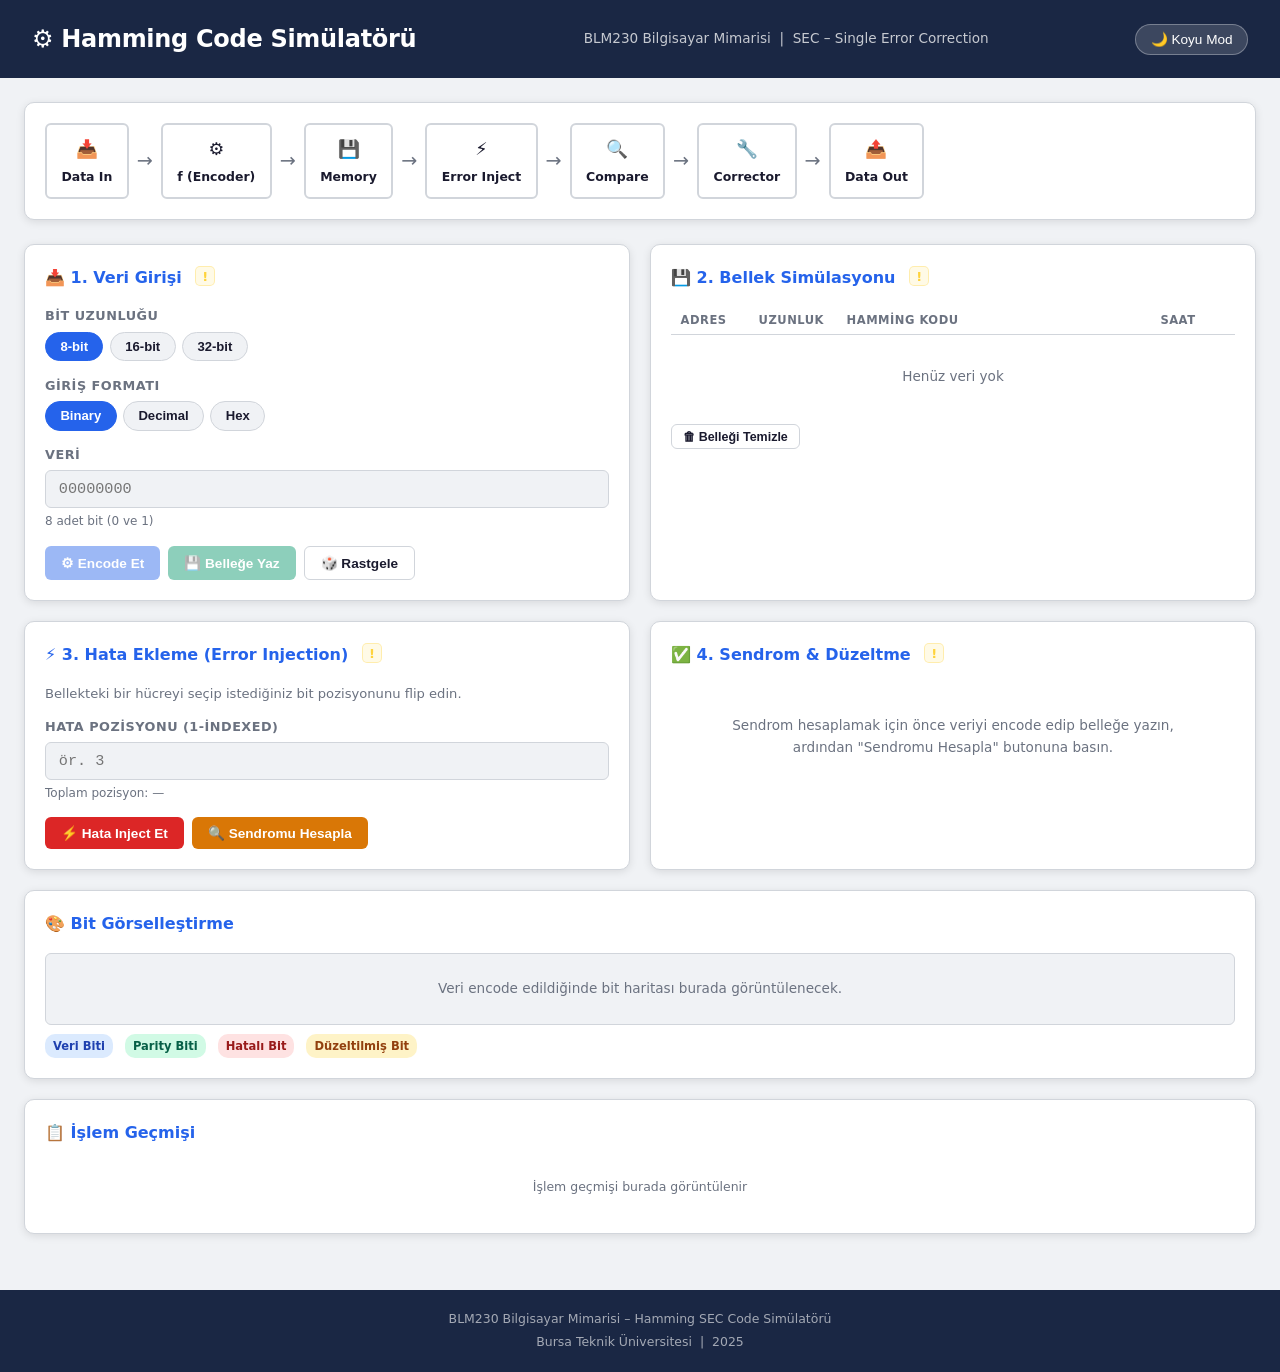
<file: index.html>
<!DOCTYPE html>
<html lang="tr" data-theme="light">
<head>
    <meta charset="UTF-8">
    <meta name="viewport" content="width=device-width, initial-scale=1.0">
    <title>Hamming Code Simülatörü – BLM230</title>
    <link rel="stylesheet" href="css/styles.css">
</head>
<body>

<!-- ══════════════════════════════ Header ══════════════════════════════ -->
<header>
    <div class="header-content">
        <h1>⚙ Hamming Code Simülatörü</h1>
        <p>BLM230 Bilgisayar Mimarisi &nbsp;|&nbsp; SEC – Single Error Correction</p>
        <button id="darkModeToggle">🌙 Koyu Mod</button>
    </div>
</header>

<!-- ══════════════════════════════ Main ══════════════════════════════ -->
<main class="container">

    <!-- ── Process Flow Diyagramı ── -->
    <section class="card process-flow" aria-label="Süreç akışı">
        <div class="flow-step" id="flow-input">
            <span class="flow-icon">📥</span>Data In
        </div>
        <div class="flow-arrow">→</div>
        <div class="flow-step" id="flow-encoder">
            <span class="flow-icon">⚙</span>f (Encoder)
        </div>
        <div class="flow-arrow">→</div>
        <div class="flow-step" id="flow-memory">
            <span class="flow-icon">💾</span>Memory
        </div>
        <div class="flow-arrow">→</div>
        <div class="flow-step" id="flow-error">
            <span class="flow-icon">⚡</span>Error Inject
        </div>
        <div class="flow-arrow">→</div>
        <div class="flow-step" id="flow-compare">
            <span class="flow-icon">🔍</span>Compare
        </div>
        <div class="flow-arrow">→</div>
        <div class="flow-step" id="flow-corrector">
            <span class="flow-icon">🔧</span>Corrector
        </div>
        <div class="flow-arrow">→</div>
        <div class="flow-step" id="flow-output">
            <span class="flow-icon">📤</span>Data Out
        </div>
    </section>

    <!-- ══ Ana 2-Sütun Grid ══ -->
    <div class="main-grid">

        <!-- ────────────────── 1. Veri Girişi ────────────────── -->
        <section class="card" id="input-section">
            <h2>📥 1. Veri Girişi <button type="button" class="kl-bang kl-help" data-help="veri" aria-label="Bu kısmı kod üzerinden açıkla">!</button></h2>

            <!-- Bit uzunluğu -->
            <div class="input-group">
                <label>Bit Uzunluğu</label>
                <div class="bit-selector">
                    <button class="bit-btn active" data-bits="8">8-bit</button>
                    <button class="bit-btn"        data-bits="16">16-bit</button>
                    <button class="bit-btn"        data-bits="32">32-bit</button>
                </div>
            </div>

            <!-- Format -->
            <div class="input-group">
                <label>Giriş Formatı</label>
                <div class="format-selector">
                    <button class="fmt-btn active" data-fmt="binary">Binary</button>
                    <button class="fmt-btn"        data-fmt="decimal">Decimal</button>
                    <button class="fmt-btn"        data-fmt="hex">Hex</button>
                </div>
            </div>

            <!-- Veri -->
            <div class="input-group">
                <label for="dataInput">Veri</label>
                <input type="text" id="dataInput" placeholder="00000000"
                       maxlength="32" autocomplete="off" spellcheck="false">
                <span id="inputHint" class="hint">8 adet bit (0 ve 1)</span>
            </div>

            <!-- Butonlar -->
            <div class="button-group">
                <button id="encodeBtn"  class="btn btn-primary"   disabled>⚙ Encode Et</button>
                <button id="writeMemBtn" class="btn btn-secondary" disabled>💾 Belleğe Yaz</button>
                <button id="randomBtn"  class="btn btn-outline">🎲 Rastgele</button>
            </div>

            <!-- Encoding Sonucu -->
            <div id="encodeResult" class="result-box hidden">
                <h3>Encoding Sonucu</h3>
                <div class="info-row">
                    <span>Veri uzunluğu (M)</span>
                    <span id="dataLenDisplay">—</span>
                </div>
                <div class="info-row">
                    <span>Parity bit sayısı (K) <button type="button" class="kl-bang kl-help" data-help="parity-sec" aria-label="Parity bitleri nasıl seçilir">!</button></span>
                    <span id="parityCountDisplay">—</span>
                </div>
                <div class="info-row">
                    <span>Toplam uzunluk (M+K)</span>
                    <span id="totalLenDisplay">—</span>
                </div>
                <div class="bit-display" id="encodedBitDisplay"></div>
                <div class="legend">
                    <span class="legend-item data-bit">Veri Biti</span>
                    <span class="legend-item parity-bit">Parity Biti</span>
                    <button type="button" class="kl-bang kl-help" data-help="parity-deger" aria-label="Parity bitinin değeri nasıl hesaplanır">!</button>
                </div>
            </div>
        </section>

        <!-- ────────────────── 2. Bellek ────────────────── -->
        <section class="card" id="memory-section">
            <h2>💾 2. Bellek Simülasyonu <button type="button" class="kl-bang kl-help" data-help="bellek" aria-label="Belleğe yazma nasıl çalışır">!</button></h2>

            <div class="memory-header">
                <span>Adres</span>
                <span>Uzunluk</span>
                <span>Hamming Kodu</span>
                <span>Saat</span>
            </div>

            <div id="memoryGrid">
                <div class="memory-empty">Henüz veri yok</div>
            </div>

            <button id="clearMemBtn" class="btn btn-outline btn-sm">🗑 Belleği Temizle</button>
        </section>

        <!-- ────────────────── 3. Hata Ekleme ────────────────── -->
        <section class="card" id="error-section">
            <h2>⚡ 3. Hata Ekleme (Error Injection) <button type="button" class="kl-bang kl-help" data-help="hata" aria-label="Hata ekleme nasıl çalışır">!</button></h2>
            <p class="section-desc">
                Bellekteki bir hücreyi seçip istediğiniz bit pozisyonunu flip edin.
            </p>

            <div id="selectedSlotInfo" class="slot-info hidden">
                <span>Seçili hücre:</span>
                <span id="selectedSlotAddress">—</span>
            </div>

            <div class="input-group">
                <label for="errorPos">Hata Pozisyonu (1-indexed)</label>
                <input type="number" id="errorPos" min="1" placeholder="ör. 3">
                <span id="errorPosHint" class="hint">Toplam pozisyon: —</span>
            </div>

            <!-- Tıklanabilir bit seçici -->
            <div id="bitSelector" class="bit-selector-grid hidden"></div>

            <div class="button-group">
                <button id="injectBtn" class="btn btn-danger">⚡ Hata Inject Et</button>
                <button id="detectBtn" class="btn btn-warning">🔍 Sendromu Hesapla</button>
            </div>
        </section>

        <!-- ────────────────── 4. Sonuç ────────────────── -->
        <section class="card" id="result-section">
            <h2>✅ 4. Sendrom &amp; Düzeltme <button type="button" class="kl-bang kl-help" data-help="sendrom" aria-label="Sendrom nasıl hesaplanır">!</button></h2>

            <div id="noResultMsg" class="no-result">
                Sendrom hesaplamak için önce veriyi encode edip belleğe yazın,<br>
                ardından "Sendromu Hesapla" butonuna basın.
            </div>

            <div id="syndromeDisplay" class="syndrome-box hidden">

                <!-- Sendrom başlığı -->
                <div class="syndrome-header">
                    <h3>Sendrom: <span id="syndromeValue" class="syndrome-value">—</span></h3>
                    <span id="syndromeStatus" class="status-badge"></span>
                </div>

                <!-- Parity check detayları -->
                <div id="parityChecks" class="parity-checks"></div>

                <!-- Hata pozisyonu -->
                <div id="errorInfo" class="error-info hidden">
                    <p>Hatalı bit pozisyonu: <strong id="errorPosDisplay">—</strong></p>
                </div>

                <!-- Düzeltilmiş veri -->
                <div id="correctionResult" class="correction-result hidden">
                    <h3>Düzeltilmiş Kod: <button type="button" class="kl-bang kl-help" data-help="duzelt" aria-label="Düzeltme nasıl yapılır">!</button></h3>
                    <div class="bit-display" id="correctedBitDisplay"></div>
                    <div style="margin-top:.75rem">
                        <div class="data-out">
                            <span>Data Out (binary)</span>
                            <strong id="dataOutBinary">—</strong>
                        </div>
                        <div class="data-out">
                            <span>Data Out (decimal)</span>
                            <strong id="dataOutDecimal">—</strong>
                        </div>
                        <div class="data-out">
                            <span>Data Out (hex)</span>
                            <strong id="dataOutHex">—</strong>
                        </div>
                    </div>
                </div>

            </div>
        </section>
    </div><!-- /main-grid -->

    <!-- ── Bit Görselleştirme (full-width) ── -->
    <section class="card" id="viz-section">
        <h2>🎨 Bit Görselleştirme</h2>
        <div id="bitVizContainer" class="bit-viz">
            <p class="viz-empty">Veri encode edildiğinde bit haritası burada görüntülenecek.</p>
        </div>
        <div class="viz-legend">
            <span class="legend-item data-bit">Veri Biti</span>
            <span class="legend-item parity-bit">Parity Biti</span>
            <span class="legend-item error-bit">Hatalı Bit</span>
            <span class="legend-item corrected-bit">Düzeltilmiş Bit</span>
        </div>
    </section>

    <!-- ── İşlem Geçmişi ── -->
    <section class="card" id="log-section">
        <h2>📋 İşlem Geçmişi</h2>
        <div id="historyLog" class="history-log">
            <div class="log-empty">İşlem geçmişi burada görüntülenir.</div>
        </div>
    </section>

</main><!-- /container -->

<!-- Kod Yardımı Popover -->
<div class="kl-pop" id="klPop">
    <div class="kl-pop-head"><span class="kl-ic">!</span><h3 id="klPopTitle"></h3></div>
    <button class="kl-pop-close" id="klPopClose">✕</button>
    <div class="kl-pop-body" id="klPopBody"></div>
</div>

<!-- ══════════════════════════════ Footer ══════════════════════════════ -->
<footer>
    <p>BLM230 Bilgisayar Mimarisi – Hamming SEC Code Simülatörü</p>
    <p>Bursa Teknik Üniversitesi &nbsp;|&nbsp; 2025</p>
</footer>

<!-- Scripts (sıra önemli: hamming → simulator → ui) -->
<script src="js/hamming.js"></script>
<script src="js/simulator.js"></script>
<script src="js/ui.js"></script>
<script src="js/kod-yardim.js"></script>

</body>
</html>
</file>
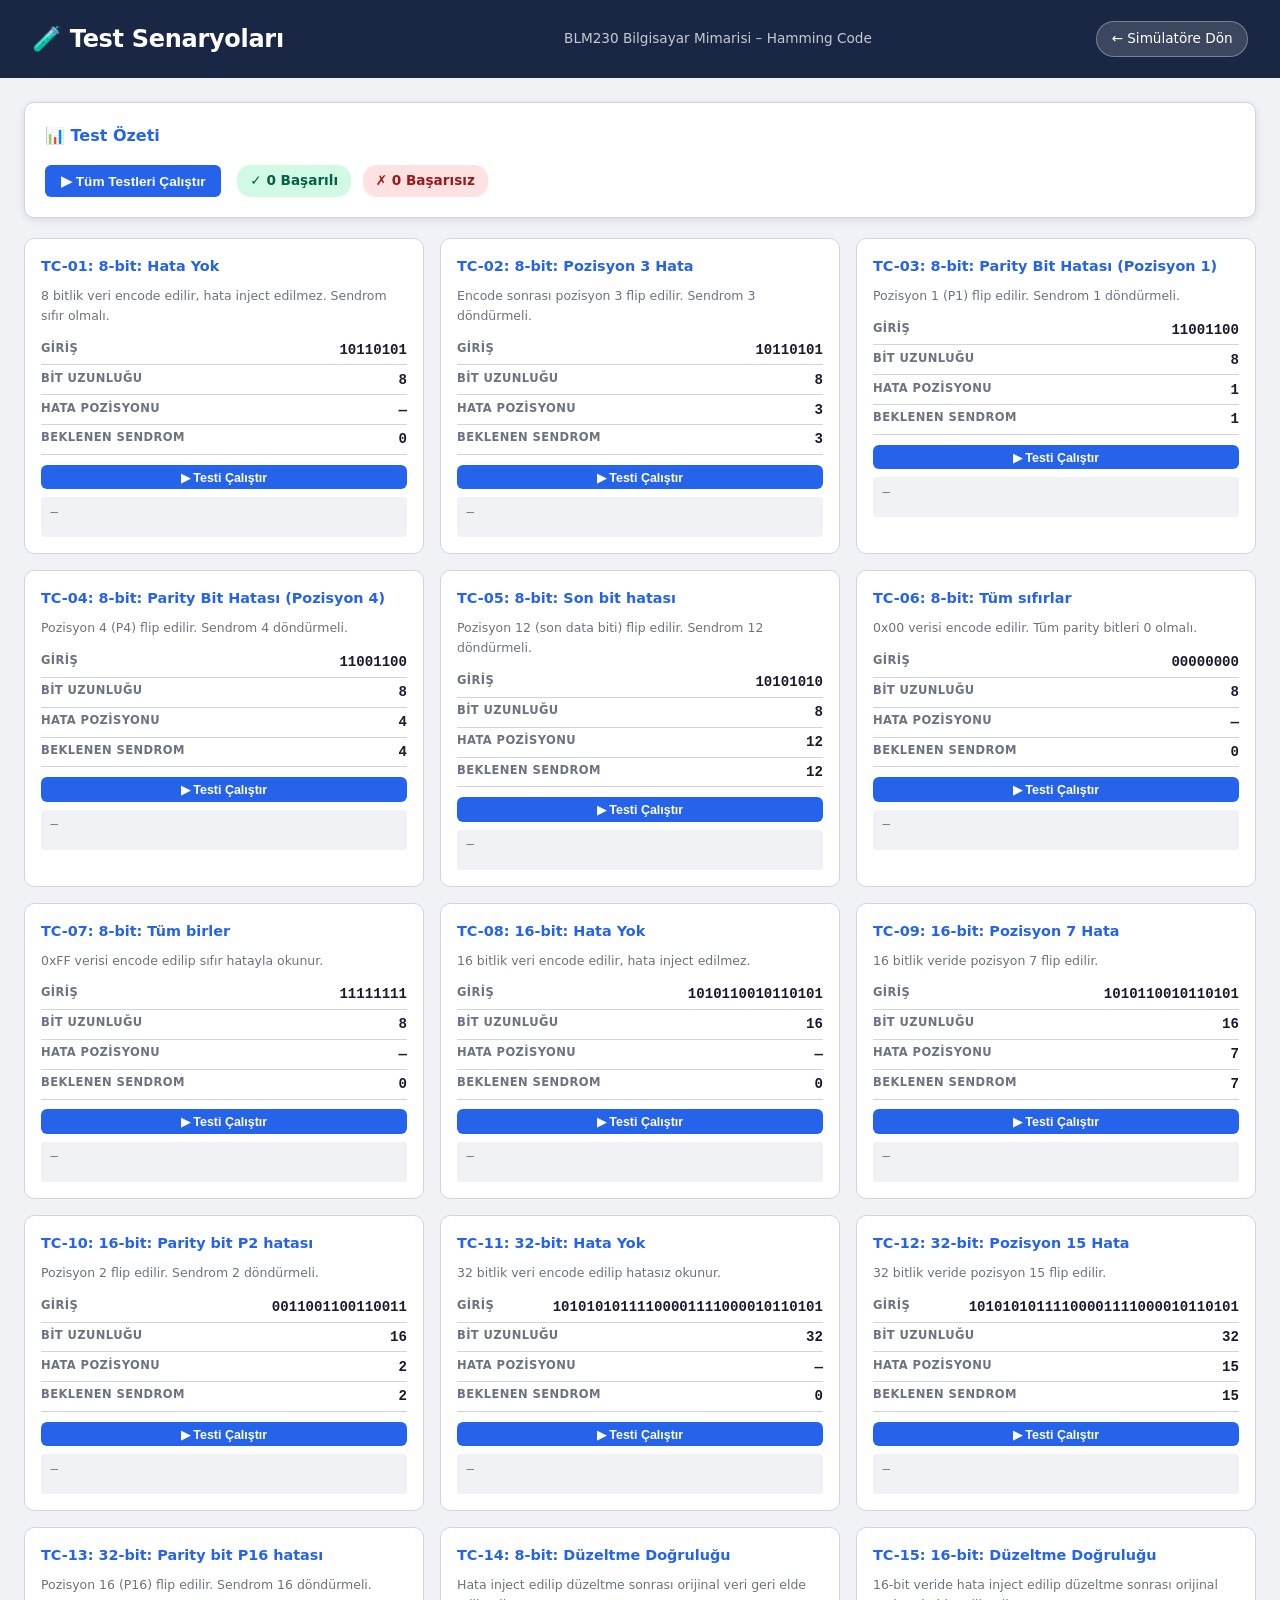
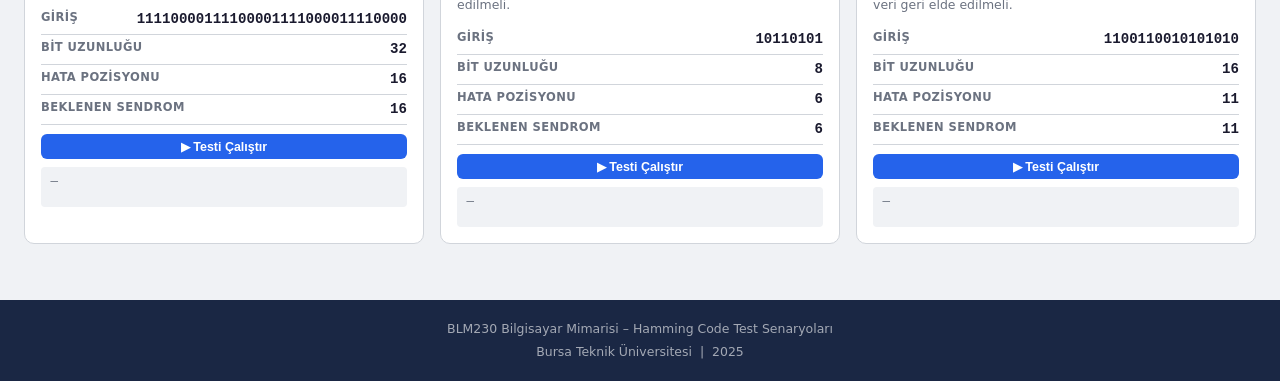
<file: test.html>
<!DOCTYPE html>
<html lang="tr" data-theme="light">
<head>
    <meta charset="UTF-8">
    <meta name="viewport" content="width=device-width, initial-scale=1.0">
    <title>Test Senaryoları – Hamming Code BLM230</title>
    <link rel="stylesheet" href="css/styles.css">
    <style>
        /* Test sayfasına özgü ek stiller */
        .test-grid  { display: grid; grid-template-columns: repeat(auto-fill, minmax(340px, 1fr)); gap: 1rem; }
        .test-card  { background: var(--bg-card); border: 1.5px solid var(--border); border-radius: var(--radius); padding: 1rem; }
        .test-card h3 { font-size: .9rem; font-weight: 700; margin-bottom: .5rem; color: var(--primary); }
        .test-label { font-size: .72rem; font-weight: 700; text-transform: uppercase; color: var(--text-muted); letter-spacing: .4px; }
        .test-value { font-family: monospace; font-size: .88rem; font-weight: 700; word-break: break-all; }
        .test-row   { display: flex; justify-content: space-between; gap: .5rem; padding: .2rem 0; border-bottom: 1px solid var(--border); }
        .test-row:last-child { border-bottom: none; }
        .tag        { padding: .15rem .5rem; border-radius: 10px; font-size: .7rem; font-weight: 700; }
        .tag-pass   { background: #d1fae5; color: #065f46; }
        .tag-fail   { background: #fee2e2; color: #991b1b; }
        .run-btn    { margin-top: .6rem; width: 100%; }
        .result-area { margin-top: .5rem; font-size: .78rem; font-family: monospace; background: var(--bg); border-radius: 4px; padding: .4rem .6rem; min-height: 40px; color: var(--text-muted); }
        .result-area.ok  { color: #065f46; background: #d1fae5; }
        .result-area.err { color: #991b1b; background: #fee2e2; }
        .summary { display: flex; gap: .75rem; align-items: center; }
        .summary-badge { padding: .3rem .8rem; border-radius: 14px; font-weight: 700; font-size: .85rem; }
    </style>
</head>
<body>

<header>
    <div class="header-content">
        <h1>🧪 Test Senaryoları</h1>
        <p>BLM230 Bilgisayar Mimarisi – Hamming Code</p>
        <a href="index.html" style="color:#fff;text-decoration:none;font-size:.85rem;background:rgba(255,255,255,.15);padding:.4rem .9rem;border-radius:20px;border:1px solid rgba(255,255,255,.3)">← Simülatöre Dön</a>
    </div>
</header>

<main class="container">

    <!-- ── Özet ── -->
    <section class="card" style="margin-bottom:1.25rem">
        <h2>📊 Test Özeti</h2>
        <div style="display:flex;gap:1rem;align-items:center;flex-wrap:wrap">
            <button id="runAllBtn" class="btn btn-primary">▶ Tüm Testleri Çalıştır</button>
            <div class="summary">
                <span class="summary-badge" id="passCount" style="background:#d1fae5;color:#065f46">✓ 0 Başarılı</span>
                <span class="summary-badge" id="failCount" style="background:#fee2e2;color:#991b1b">✗ 0 Başarısız</span>
            </div>
        </div>
    </section>

    <!-- ── Test Kartları ── -->
    <div class="test-grid" id="testGrid"></div>

</main>

<footer>
    <p>BLM230 Bilgisayar Mimarisi – Hamming Code Test Senaryoları</p>
    <p>Bursa Teknik Üniversitesi &nbsp;|&nbsp; 2025</p>
</footer>

<script src="js/hamming.js"></script>
<script>
/* ════════════════════════════════════════════════════════════
   Test Veri Seti
   ════════════════════════════════════════════════════════════ */
const TEST_CASES = [
    {
        id: 'TC-01',
        name: '8-bit: Hata Yok',
        description: '8 bitlik veri encode edilir, hata inject edilmez. Sendrom sıfır olmalı.',
        input: '10110101',
        bitLength: 8,
        injectPos: null,
        expectSyndrome: 0,
        expectError: false
    },
    {
        id: 'TC-02',
        name: '8-bit: Pozisyon 3 Hata',
        description: 'Encode sonrası pozisyon 3 flip edilir. Sendrom 3 döndürmeli.',
        input: '10110101',
        bitLength: 8,
        injectPos: 3,
        expectSyndrome: 3,
        expectError: true
    },
    {
        id: 'TC-03',
        name: '8-bit: Parity Bit Hatası (Pozisyon 1)',
        description: 'Pozisyon 1 (P1) flip edilir. Sendrom 1 döndürmeli.',
        input: '11001100',
        bitLength: 8,
        injectPos: 1,
        expectSyndrome: 1,
        expectError: true
    },
    {
        id: 'TC-04',
        name: '8-bit: Parity Bit Hatası (Pozisyon 4)',
        description: 'Pozisyon 4 (P4) flip edilir. Sendrom 4 döndürmeli.',
        input: '11001100',
        bitLength: 8,
        injectPos: 4,
        expectSyndrome: 4,
        expectError: true
    },
    {
        id: 'TC-05',
        name: '8-bit: Son bit hatası',
        description: 'Pozisyon 12 (son data biti) flip edilir. Sendrom 12 döndürmeli.',
        input: '10101010',
        bitLength: 8,
        injectPos: 12,
        expectSyndrome: 12,
        expectError: true
    },
    {
        id: 'TC-06',
        name: '8-bit: Tüm sıfırlar',
        description: '0x00 verisi encode edilir. Tüm parity bitleri 0 olmalı.',
        input: '00000000',
        bitLength: 8,
        injectPos: null,
        expectSyndrome: 0,
        expectError: false
    },
    {
        id: 'TC-07',
        name: '8-bit: Tüm birler',
        description: '0xFF verisi encode edilip sıfır hatayla okunur.',
        input: '11111111',
        bitLength: 8,
        injectPos: null,
        expectSyndrome: 0,
        expectError: false
    },
    {
        id: 'TC-08',
        name: '16-bit: Hata Yok',
        description: '16 bitlik veri encode edilir, hata inject edilmez.',
        input: '1010110010110101',
        bitLength: 16,
        injectPos: null,
        expectSyndrome: 0,
        expectError: false
    },
    {
        id: 'TC-09',
        name: '16-bit: Pozisyon 7 Hata',
        description: '16 bitlik veride pozisyon 7 flip edilir.',
        input: '1010110010110101',
        bitLength: 16,
        injectPos: 7,
        expectSyndrome: 7,
        expectError: true
    },
    {
        id: 'TC-10',
        name: '16-bit: Parity bit P2 hatası',
        description: 'Pozisyon 2 flip edilir. Sendrom 2 döndürmeli.',
        input: '0011001100110011',
        bitLength: 16,
        injectPos: 2,
        expectSyndrome: 2,
        expectError: true
    },
    {
        id: 'TC-11',
        name: '32-bit: Hata Yok',
        description: '32 bitlik veri encode edilip hatasız okunur.',
        input: '10101010111100001111000010110101',
        bitLength: 32,
        injectPos: null,
        expectSyndrome: 0,
        expectError: false
    },
    {
        id: 'TC-12',
        name: '32-bit: Pozisyon 15 Hata',
        description: '32 bitlik veride pozisyon 15 flip edilir.',
        input: '10101010111100001111000010110101',
        bitLength: 32,
        injectPos: 15,
        expectSyndrome: 15,
        expectError: true
    },
    {
        id: 'TC-13',
        name: '32-bit: Parity bit P16 hatası',
        description: 'Pozisyon 16 (P16) flip edilir. Sendrom 16 döndürmeli.',
        input: '11110000111100001111000011110000',
        bitLength: 32,
        injectPos: 16,
        expectSyndrome: 16,
        expectError: true
    },
    {
        id: 'TC-14',
        name: '8-bit: Düzeltme Doğruluğu',
        description: 'Hata inject edilip düzeltme sonrası orijinal veri geri elde edilmeli.',
        input: '10110101',
        bitLength: 8,
        injectPos: 6,
        expectSyndrome: 6,
        expectError: true,
        checkCorrection: true  // düzeltme sonrası orijinal veri kontrol edilir
    },
    {
        id: 'TC-15',
        name: '16-bit: Düzeltme Doğruluğu',
        description: '16-bit veride hata inject edilip düzeltme sonrası orijinal veri geri elde edilmeli.',
        input: '1100110010101010',
        bitLength: 16,
        injectPos: 11,
        expectSyndrome: 11,
        expectError: true,
        checkCorrection: true
    }
];

/* ════════════════════════════════════════════════════════════
   Test Çalıştırıcı
   ════════════════════════════════════════════════════════════ */
function runTest(tc) {
    try {
        // 1. Encode
        const encResult = HammingCode.encode(tc.input);

        // 2. Hata inject (varsa)
        let workCode = encResult.encoded;
        if (tc.injectPos !== null) {
            workCode = HammingCode.injectError(workCode, tc.injectPos);
        }

        // 3. Sendrom hesapla
        const synResult = HammingCode.calculateSyndrome(workCode);

        // 4. Kontroller
        const synOk = synResult.syndrome === tc.expectSyndrome;
        const errOk = synResult.hasError  === tc.expectError;

        let corrOk = true;
        let corrMsg = '';
        if (tc.checkCorrection && synResult.hasError) {
            const corrected    = HammingCode.correctError(workCode, synResult.errorPosition);
            const correctedData = HammingCode.extractData(corrected);
            corrOk  = correctedData === tc.input;
            corrMsg = corrOk
                ? `\nDüzeltme ✓: "${correctedData}" == "${tc.input}"`
                : `\nDüzeltme ✗: "${correctedData}" != "${tc.input}"`;
        }

        const pass = synOk && errOk && corrOk;

        return {
            pass,
            syndrome:      synResult.syndrome,
            hasError:      synResult.hasError,
            encoded:       encResult.encoded,
            faultyCode:    tc.injectPos ? workCode : null,
            details:       [
                `Encode: ${encResult.encoded}`,
                tc.injectPos ? `Hatalı: ${workCode} (pos ${tc.injectPos})` : 'Hata inject edilmedi',
                `Sendrom: ${synResult.syndrome} (beklenen: ${tc.expectSyndrome}) ${synOk ? '✓' : '✗'}`,
                `hasError: ${synResult.hasError} (beklenen: ${tc.expectError}) ${errOk ? '✓' : '✗'}`,
                corrMsg
            ].filter(Boolean).join('\n')
        };
    } catch (e) {
        return { pass: false, details: 'HATA: ' + e.message };
    }
}

/* ════════════════════════════════════════════════════════════
   Render
   ════════════════════════════════════════════════════════════ */
function renderTestCards() {
    const grid = document.getElementById('testGrid');
    grid.innerHTML = TEST_CASES.map(tc => `
        <div class="test-card" id="card-${tc.id}">
            <h3>${tc.id}: ${tc.name}</h3>
            <p style="font-size:.78rem;color:var(--text-muted);margin-bottom:.6rem">${tc.description}</p>
            <div class="test-row">
                <span class="test-label">Giriş</span>
                <span class="test-value">${tc.input}</span>
            </div>
            <div class="test-row">
                <span class="test-label">Bit Uzunluğu</span>
                <span class="test-value">${tc.bitLength}</span>
            </div>
            <div class="test-row">
                <span class="test-label">Hata Pozisyonu</span>
                <span class="test-value">${tc.injectPos ?? '—'}</span>
            </div>
            <div class="test-row">
                <span class="test-label">Beklenen Sendrom</span>
                <span class="test-value">${tc.expectSyndrome}</span>
            </div>
            <button class="btn btn-primary btn-sm run-btn" onclick="runSingle('${tc.id}')">▶ Testi Çalıştır</button>
            <div class="result-area" id="result-${tc.id}">—</div>
        </div>
    `).join('');
}

function runSingle(id) {
    const tc  = TEST_CASES.find(t => t.id === id);
    const res = runTest(tc);
    const el  = document.getElementById(`result-${id}`);
    el.className = `result-area ${res.pass ? 'ok' : 'err'}`;
    el.textContent = (res.pass ? '✓ BAŞARILI\n' : '✗ BAŞARISIZ\n') + res.details;

    // Kart kenarlık rengi
    const card = document.getElementById(`card-${id}`);
    card.style.borderColor = res.pass ? '#059669' : '#dc2626';

    updateSummary();
}

function runAll() {
    TEST_CASES.forEach(tc => runSingle(tc.id));
}

function updateSummary() {
    const results = TEST_CASES.map(tc => {
        const el = document.getElementById(`result-${tc.id}`);
        return el.classList.contains('ok');
    });
    const pass = results.filter(Boolean).length;
    const fail = results.length - pass;
    document.getElementById('passCount').textContent = `✓ ${pass} Başarılı`;
    document.getElementById('failCount').textContent = `✗ ${fail} Başarısız`;
}

/* ── Init ── */
document.addEventListener('DOMContentLoaded', () => {
    renderTestCards();
    document.getElementById('runAllBtn').addEventListener('click', runAll);

    // Koyu mod
    const btn = document.getElementById('darkModeToggle');
    if (btn) {
        if (localStorage.getItem('theme') === 'dark') {
            document.documentElement.setAttribute('data-theme', 'dark');
            btn.textContent = '☀ Açık Mod';
        }
        btn.addEventListener('click', () => {
            const isDark = document.documentElement.getAttribute('data-theme') === 'dark';
            document.documentElement.setAttribute('data-theme', isDark ? 'light' : 'dark');
            btn.textContent = isDark ? '🌙 Koyu Mod' : '☀ Açık Mod';
            localStorage.setItem('theme', isDark ? 'light' : 'dark');
        });
    }
});
</script>
</body>
</html>
</file>
<file: css/styles.css>
/* ══════════════════════════════════════════════════════════════
   Hamming Code Simülatörü - Stil Dosyası
   BLM230 Bilgisayar Mimarisi
   ══════════════════════════════════════════════════════════════ */

/* ── CSS Değişkenleri (Açık Tema) ── */
:root {
    --bg:          #f0f2f5;
    --bg-card:     #ffffff;
    --bg-header:   #1a2744;
    --bg-flow:     #eef2ff;
    --text:        #1a1a2e;
    --text-muted:  #6b7280;
    --border:      #d1d5db;
    --primary:     #2563eb;
    --primary-dk:  #1d4ed8;
    --secondary:   #059669;
    --danger:      #dc2626;
    --warning:     #d97706;
    --info:        #0891b2;
    --shadow:      0 2px 8px rgba(0,0,0,.10);
    --shadow-lg:   0 4px 20px rgba(0,0,0,.15);
    --radius:      10px;
    --radius-sm:   6px;
    --transition:  .25s ease;

    /* Bit kutusu renkleri */
    --bit-data:      #dbeafe;
    --bit-data-txt:  #1e40af;
    --bit-parity:    #d1fae5;
    --bit-parity-txt:#065f46;
    --bit-error:     #fee2e2;
    --bit-error-txt: #991b1b;
    --bit-corrected: #fef3c7;
    --bit-corrected-txt: #92400e;
}

/* ── Koyu Tema ── */
[data-theme="dark"] {
    --bg:          #0f172a;
    --bg-card:     #1e293b;
    --bg-header:   #0d1b40;
    --bg-flow:     #1e293b;
    --text:        #e2e8f0;
    --text-muted:  #94a3b8;
    --border:      #334155;
    --primary:     #3b82f6;
    --primary-dk:  #2563eb;
    --secondary:   #10b981;
    --danger:      #ef4444;
    --warning:     #f59e0b;
    --shadow:      0 2px 8px rgba(0,0,0,.40);
    --shadow-lg:   0 4px 20px rgba(0,0,0,.55);
    --bit-data:      #1e3a5f;
    --bit-data-txt:  #93c5fd;
    --bit-parity:    #064e3b;
    --bit-parity-txt:#6ee7b7;
    --bit-error:     #7f1d1d;
    --bit-error-txt: #fca5a5;
    --bit-corrected: #78350f;
    --bit-corrected-txt:#fde68a;
}

/* ── Reset & Base ── */
*, *::before, *::after { box-sizing: border-box; margin: 0; padding: 0; }

body {
    font-family: 'Segoe UI', system-ui, -apple-system, sans-serif;
    background: var(--bg);
    color: var(--text);
    line-height: 1.6;
    min-height: 100vh;
}

/* ════════════════════════════════════════════════════════════
   Header
   ════════════════════════════════════════════════════════════ */
header {
    background: var(--bg-header);
    color: #fff;
    padding: 1.25rem 2rem;
}

.header-content {
    max-width: 1280px;
    margin: 0 auto;
    display: flex;
    align-items: center;
    gap: 1rem;
    flex-wrap: wrap;
}

.header-content h1 {
    font-size: 1.5rem;
    font-weight: 700;
    letter-spacing: -.3px;
    flex: 1;
}

.header-content p {
    font-size: .85rem;
    opacity: .75;
    flex: 1;
}

#darkModeToggle {
    background: rgba(255,255,255,.15);
    border: 1px solid rgba(255,255,255,.3);
    color: #fff;
    padding: .4rem .9rem;
    border-radius: 20px;
    cursor: pointer;
    font-size: .85rem;
    transition: background var(--transition);
    white-space: nowrap;
}
#darkModeToggle:hover { background: rgba(255,255,255,.25); }

/* ════════════════════════════════════════════════════════════
   Process Flow Diyagramı
   ════════════════════════════════════════════════════════════ */
.process-flow {
    display: flex;
    align-items: center;
    gap: .5rem;
    background: var(--bg-flow);
    border: 1px solid var(--border);
    border-radius: var(--radius);
    padding: 1rem 1.5rem;
    margin-bottom: 1.5rem;
    overflow-x: auto;
}

.flow-step {
    display: flex;
    flex-direction: column;
    align-items: center;
    gap: .25rem;
    padding: .6rem .9rem;
    border-radius: var(--radius-sm);
    border: 2px solid var(--border);
    background: var(--bg-card);
    font-size: .78rem;
    font-weight: 600;
    white-space: nowrap;
    transition: all var(--transition);
    min-width: 70px;
    text-align: center;
}

.flow-step .flow-icon { font-size: 1.1rem; }

.flow-step.active {
    border-color: var(--primary);
    background: var(--primary);
    color: #fff;
    box-shadow: 0 0 12px rgba(37,99,235,.4);
    transform: translateY(-2px);
}

.flow-step.done {
    border-color: var(--secondary);
    color: var(--secondary);
    background: var(--bg-card);
}

.flow-arrow {
    color: var(--text-muted);
    font-size: 1.2rem;
    flex-shrink: 0;
}

/* ════════════════════════════════════════════════════════════
   Ana Grid
   ════════════════════════════════════════════════════════════ */
.container {
    max-width: 1280px;
    margin: 0 auto;
    padding: 1.5rem;
}

.main-grid {
    display: grid;
    grid-template-columns: 1fr 1fr;
    gap: 1.25rem;
    margin-bottom: 1.25rem;
}

/* ── Kart ── */
.card {
    background: var(--bg-card);
    border: 1px solid var(--border);
    border-radius: var(--radius);
    padding: 1.25rem;
    box-shadow: var(--shadow);
}

.card h2 {
    font-size: 1rem;
    font-weight: 700;
    margin-bottom: 1rem;
    color: var(--primary);
    display: flex;
    align-items: center;
    gap: .4rem;
}

/* ════════════════════════════════════════════════════════════
   Input Bölümü
   ════════════════════════════════════════════════════════════ */
.input-group {
    margin-bottom: .9rem;
}

.input-group label {
    display: block;
    font-size: .8rem;
    font-weight: 600;
    color: var(--text-muted);
    margin-bottom: .3rem;
    text-transform: uppercase;
    letter-spacing: .5px;
}

.input-group input[type="text"],
.input-group input[type="number"] {
    width: 100%;
    padding: .55rem .8rem;
    border: 1.5px solid var(--border);
    border-radius: var(--radius-sm);
    background: var(--bg);
    color: var(--text);
    font-size: .95rem;
    font-family: 'Courier New', monospace;
    transition: border-color var(--transition);
}

.input-group input:focus {
    outline: none;
    border-color: var(--primary);
    box-shadow: 0 0 0 3px rgba(37,99,235,.15);
}

.input-group input.invalid {
    border-color: var(--danger);
}

.hint {
    display: block;
    font-size: .75rem;
    color: var(--text-muted);
    margin-top: .25rem;
}

/* Seçici buton grupları */
.bit-selector, .format-selector {
    display: flex;
    gap: .4rem;
    flex-wrap: wrap;
}

.bit-btn, .fmt-btn {
    padding: .4rem .9rem;
    border: 1.5px solid var(--border);
    border-radius: 20px;
    background: var(--bg);
    color: var(--text);
    cursor: pointer;
    font-size: .82rem;
    font-weight: 600;
    transition: all var(--transition);
}

.bit-btn:hover, .fmt-btn:hover { border-color: var(--primary); color: var(--primary); }

.bit-btn.active, .fmt-btn.active {
    background: var(--primary);
    border-color: var(--primary);
    color: #fff;
}

/* Buton grubu */
.button-group {
    display: flex;
    gap: .5rem;
    flex-wrap: wrap;
    margin-top: .25rem;
}

.btn {
    padding: .5rem 1rem;
    border: none;
    border-radius: var(--radius-sm);
    cursor: pointer;
    font-size: .85rem;
    font-weight: 600;
    transition: all var(--transition);
}

.btn:disabled { opacity: .45; cursor: not-allowed; }

.btn-primary   { background: var(--primary);   color: #fff; }
.btn-primary:hover:not(:disabled)   { background: var(--primary-dk); }
.btn-secondary { background: var(--secondary); color: #fff; }
.btn-secondary:hover:not(:disabled) { filter: brightness(.9); }
.btn-danger    { background: var(--danger);    color: #fff; }
.btn-danger:hover:not(:disabled)    { filter: brightness(.9); }
.btn-warning   { background: var(--warning);   color: #fff; }
.btn-warning:hover:not(:disabled)   { filter: brightness(.9); }
.btn-outline   { background: transparent; border: 1.5px solid var(--border); color: var(--text); }
.btn-outline:hover:not(:disabled)   { border-color: var(--primary); color: var(--primary); }
.btn-sm        { padding: .3rem .7rem; font-size: .78rem; }

/* ── Encode Sonuç Kutusu ── */
.result-box {
    margin-top: 1rem;
    padding: .9rem;
    border: 1.5px solid var(--border);
    border-radius: var(--radius-sm);
    background: var(--bg);
}

.result-box h3 {
    font-size: .85rem;
    font-weight: 700;
    margin-bottom: .5rem;
    color: var(--text-muted);
    text-transform: uppercase;
    letter-spacing: .5px;
}

.info-row {
    display: flex;
    justify-content: space-between;
    font-size: .82rem;
    padding: .2rem 0;
    border-bottom: 1px solid var(--border);
}

.info-row:last-of-type { border-bottom: none; }
.info-row span:first-child { color: var(--text-muted); }
.info-row span:last-child  { font-weight: 600; font-family: monospace; }

/* ════════════════════════════════════════════════════════════
   Bit Kutu Görselleştirme
   ════════════════════════════════════════════════════════════ */
.bit-display {
    display: flex;
    flex-wrap: wrap;
    gap: 4px;
    margin-top: .7rem;
}

.bit-box {
    display: flex;
    flex-direction: column;
    align-items: center;
    width: 34px;
    border-radius: 5px;
    border: 1.5px solid transparent;
    padding: 2px 0;
    font-family: 'Courier New', monospace;
    transition: transform var(--transition);
}

.bit-box:hover { transform: scale(1.1); }

.bit-pos {
    font-size: .6rem;
    font-weight: 700;
    opacity: .65;
}

.bit-val {
    font-size: .95rem;
    font-weight: 700;
}

.bit-data      { background: var(--bit-data);      color: var(--bit-data-txt);      border-color: var(--bit-data-txt); }
.bit-parity    { background: var(--bit-parity);    color: var(--bit-parity-txt);    border-color: var(--bit-parity-txt); }
.bit-error     { background: var(--bit-error);     color: var(--bit-error-txt);     border-color: var(--bit-error-txt); animation: pulse-err .6s ease infinite alternate; }
.bit-corrected { background: var(--bit-corrected); color: var(--bit-corrected-txt); border-color: var(--bit-corrected-txt); }

@keyframes pulse-err {
    from { box-shadow: 0 0 0 0 rgba(220,38,38,.4); }
    to   { box-shadow: 0 0 0 5px rgba(220,38,38,0); }
}

.legend {
    display: flex;
    gap: .75rem;
    flex-wrap: wrap;
    margin-top: .6rem;
}

.legend-item {
    font-size: .72rem;
    font-weight: 600;
    padding: .15rem .5rem;
    border-radius: 10px;
}

.legend-item.data-bit      { background: var(--bit-data);      color: var(--bit-data-txt); }
.legend-item.parity-bit    { background: var(--bit-parity);    color: var(--bit-parity-txt); }
.legend-item.error-bit     { background: var(--bit-error);     color: var(--bit-error-txt); }
.legend-item.corrected-bit { background: var(--bit-corrected); color: var(--bit-corrected-txt); }

/* ════════════════════════════════════════════════════════════
   Memory Grid
   ════════════════════════════════════════════════════════════ */
.memory-header {
    display: grid;
    grid-template-columns: 70px 80px 1fr 65px;
    gap: .5rem;
    font-size: .72rem;
    font-weight: 700;
    text-transform: uppercase;
    letter-spacing: .5px;
    color: var(--text-muted);
    padding: .3rem .6rem;
    border-bottom: 1.5px solid var(--border);
    margin-bottom: .4rem;
}

#memoryGrid {
    max-height: 260px;
    overflow-y: auto;
    margin-bottom: .7rem;
}

.memory-row {
    display: grid;
    grid-template-columns: 70px 80px 1fr 65px;
    gap: .5rem;
    align-items: center;
    padding: .45rem .6rem;
    border-radius: var(--radius-sm);
    cursor: pointer;
    border: 1.5px solid transparent;
    transition: all var(--transition);
    font-size: .8rem;
}

.memory-row:hover   { background: var(--bg); }
.memory-row.selected { border-color: var(--primary); background: rgba(37,99,235,.07); }
.memory-row.has-error { background: rgba(220,38,38,.06); }

.mem-addr { font-family: monospace; font-weight: 700; color: var(--primary); font-size: .8rem; }
.mem-len  { font-size: .75rem; color: var(--text-muted); }
.mem-code { font-family: monospace; font-size: .72rem; display: flex; flex-wrap: wrap; gap: 1px; }
.mem-time { font-size: .7rem; color: var(--text-muted); text-align: right; }

.mem-bit       { padding: 1px 2px; border-radius: 2px; }
.bit-dat       { background: var(--bit-data);   color: var(--bit-data-txt); }
.bit-par       { background: var(--bit-parity); color: var(--bit-parity-txt); }
.bit-err       { background: var(--bit-error);  color: var(--bit-error-txt); font-weight: 800; }

.memory-empty {
    text-align: center;
    color: var(--text-muted);
    font-size: .85rem;
    padding: 1.5rem;
}

/* ════════════════════════════════════════════════════════════
   Hata Ekleme - Tıklanabilir Bit Seçici
   ════════════════════════════════════════════════════════════ */
.section-desc { font-size: .82rem; color: var(--text-muted); margin-bottom: .8rem; }

.slot-info {
    display: flex;
    align-items: center;
    gap: .5rem;
    font-size: .82rem;
    background: rgba(37,99,235,.08);
    border: 1px solid var(--primary);
    border-radius: var(--radius-sm);
    padding: .4rem .7rem;
    margin-bottom: .8rem;
}

.slot-info span:first-child { color: var(--text-muted); font-size: .75rem; text-transform: uppercase; }
.slot-info span:last-child  { font-weight: 700; font-family: monospace; }

#selectedSlotAddress { font-family: monospace; font-weight: 700; color: var(--primary); }

.bit-selector-grid {
    display: flex;
    flex-wrap: wrap;
    gap: 4px;
    margin: .7rem 0;
    padding: .6rem;
    background: var(--bg);
    border-radius: var(--radius-sm);
    border: 1px solid var(--border);
    max-height: 160px;
    overflow-y: auto;
}

.cbit {
    display: flex;
    flex-direction: column;
    align-items: center;
    width: 32px;
    padding: 2px 0;
    border-radius: 4px;
    border: 1.5px solid var(--border);
    cursor: pointer;
    transition: all .15s;
    font-family: monospace;
}

.cbit:hover    { transform: scale(1.1); border-color: var(--warning); }
.cbit-dat      { background: var(--bit-data);   border-color: var(--bit-data-txt); }
.cbit-par      { background: var(--bit-parity); border-color: var(--bit-parity-txt); }
.cbit-err      { background: var(--bit-error);  border-color: var(--bit-error-txt); animation: pulse-err .6s ease infinite alternate; }

.cbit-pos { font-size: .58rem; opacity: .6; font-weight: 700; }
.cbit-val { font-size: .88rem; font-weight: 700; }

/* ════════════════════════════════════════════════════════════
   Sonuç & Sendrom
   ════════════════════════════════════════════════════════════ */
.syndrome-box {}

.syndrome-header {
    display: flex;
    align-items: center;
    gap: .75rem;
    margin-bottom: .75rem;
}

.syndrome-header h3 {
    font-size: .95rem;
    font-weight: 700;
}

.syndrome-value {
    font-family: monospace;
    font-size: 1.3rem;
    font-weight: 800;
}

.syndrome-value.ok    { color: var(--secondary); }
.syndrome-value.error { color: var(--danger); }

.status-badge {
    padding: .25rem .7rem;
    border-radius: 12px;
    font-size: .75rem;
    font-weight: 700;
    white-space: nowrap;
}

.badge-ok    { background: rgba(5,150,105,.15); color: var(--secondary); border: 1px solid var(--secondary); }
.badge-error { background: rgba(220,38,38,.12);  color: var(--danger);    border: 1px solid var(--danger); }

.parity-checks { margin-bottom: .75rem; }

.parity-check {
    display: flex;
    align-items: center;
    gap: .6rem;
    padding: .3rem .5rem;
    border-radius: 4px;
    font-size: .78rem;
    margin-bottom: 3px;
}

.pc-ok      { background: rgba(5,150,105,.08); }
.pc-mismatch { background: rgba(220,38,38,.08); }

.pc-label     { font-weight: 700; font-family: monospace; min-width: 28px; }
.pc-positions { color: var(--text-muted); font-size: .72rem; font-family: monospace; flex: 1; }
.pc-result    { font-weight: 600; }
.pc-ok .pc-result      { color: var(--secondary); }
.pc-mismatch .pc-result { color: var(--danger); }

.error-info {
    background: rgba(220,38,38,.08);
    border-left: 3px solid var(--danger);
    padding: .5rem .75rem;
    border-radius: 0 var(--radius-sm) var(--radius-sm) 0;
    font-size: .85rem;
    margin-bottom: .75rem;
}

.correction-result {}
.correction-result h3 { font-size: .85rem; font-weight: 700; margin-bottom: .5rem; }

.data-out {
    display: flex;
    justify-content: space-between;
    align-items: center;
    font-size: .82rem;
    padding: .25rem 0;
    border-bottom: 1px dotted var(--border);
}

.data-out span  { color: var(--text-muted); }
.data-out strong { font-family: monospace; font-weight: 700; }

.no-result {
    text-align: center;
    color: var(--text-muted);
    font-size: .85rem;
    padding: 2rem 1rem;
}

/* ════════════════════════════════════════════════════════════
   Bit Görselleştirme (full width)
   ════════════════════════════════════════════════════════════ */
#viz-section { margin-bottom: 1.25rem; }

.bit-viz {
    min-height: 60px;
    display: flex;
    flex-wrap: wrap;
    gap: 4px;
    align-items: flex-start;
    padding: .5rem;
    background: var(--bg);
    border-radius: var(--radius-sm);
    border: 1px solid var(--border);
}

.viz-empty {
    color: var(--text-muted);
    font-size: .85rem;
    width: 100%;
    text-align: center;
    padding: 1rem;
}

.viz-legend {
    display: flex;
    gap: .75rem;
    margin-top: .6rem;
    flex-wrap: wrap;
}

/* ════════════════════════════════════════════════════════════
   Geçmiş Kaydı
   ════════════════════════════════════════════════════════════ */
.history-log {
    max-height: 200px;
    overflow-y: auto;
    font-size: .78rem;
}

.log-entry {
    display: grid;
    grid-template-columns: 20px 1fr 55px;
    gap: .5rem;
    align-items: center;
    padding: .3rem .4rem;
    border-radius: 4px;
    margin-bottom: 2px;
    transition: background var(--transition);
}

.log-entry:hover { background: var(--bg); }

.log-icon  { text-align: center; }
.log-msg   { color: var(--text); }
.log-time  { color: var(--text-muted); font-size: .7rem; text-align: right; }

.log-encode  .log-icon { color: var(--primary); }
.log-write   .log-icon { color: var(--secondary); }
.log-inject  .log-icon { color: var(--warning); }
.log-correct .log-icon { color: var(--secondary); }
.log-error   .log-icon { color: var(--danger); }
.log-clear   .log-icon { color: var(--text-muted); }

.log-empty {
    text-align: center;
    color: var(--text-muted);
    padding: 1rem;
}

/* ════════════════════════════════════════════════════════════
   Toast Bildirimi
   ════════════════════════════════════════════════════════════ */
.toast {
    position: fixed;
    bottom: 1.5rem;
    right: 1.5rem;
    padding: .7rem 1.2rem;
    border-radius: var(--radius-sm);
    font-size: .85rem;
    font-weight: 600;
    color: #fff;
    box-shadow: var(--shadow-lg);
    transform: translateY(20px);
    opacity: 0;
    transition: all .3s ease;
    z-index: 9999;
    max-width: 320px;
}

.toast-show { transform: translateY(0); opacity: 1; }
.toast-success { background: var(--secondary); }
.toast-error   { background: var(--danger); }
.toast-warning { background: var(--warning); }
.toast-info    { background: var(--info); }

/* ════════════════════════════════════════════════════════════
   Footer
   ════════════════════════════════════════════════════════════ */
footer {
    background: var(--bg-header);
    color: rgba(255,255,255,.6);
    text-align: center;
    padding: 1.2rem;
    font-size: .78rem;
    margin-top: 2rem;
}

footer p + p { margin-top: .2rem; }

/* ════════════════════════════════════════════════════════════
   Yardımcı
   ════════════════════════════════════════════════════════════ */
.hidden { display: none !important; }

/* ════════════════════════════════════════════════════════════
   Responsive
   ════════════════════════════════════════════════════════════ */
@media (max-width: 900px) {
    .main-grid { grid-template-columns: 1fr; }
}

@media (max-width: 600px) {
    header { padding: 1rem; }
    .header-content { flex-direction: column; align-items: flex-start; }
    .container { padding: .75rem; }
    .process-flow { gap: .25rem; padding: .75rem; }
    .flow-step { padding: .4rem .6rem; font-size: .7rem; min-width: 55px; }
    .memory-header,
    .memory-row { grid-template-columns: 55px 60px 1fr; }
    .memory-header span:last-child,
    .memory-row .mem-time { display: none; }
}

/* ════════════════════════════════════════════════════════════
   Scrollbar (Webkit)
   ════════════════════════════════════════════════════════════ */
::-webkit-scrollbar       { width: 6px; height: 6px; }
::-webkit-scrollbar-track { background: var(--bg); }
::-webkit-scrollbar-thumb { background: var(--border); border-radius: 3px; }
::-webkit-scrollbar-thumb:hover { background: var(--text-muted); }

/* ════════════════════════════════════════════════════════════
   Kod Anlatımı (kendi koyu editör paletini taşır, temadan bağımsız)
   ════════════════════════════════════════════════════════════ */
.kl-editor {
    background: #161b22;
    border: 1px solid #30363d;
    border-radius: 12px;
    overflow: hidden;
    box-shadow: 0 12px 40px rgba(0,0,0,.45);
    margin-top: .5rem;
}
.kl-tabbar {
    display: flex; align-items: center; gap: .5rem;
    padding: .7rem 1rem; background: #10151c; border-bottom: 1px solid #30363d;
}
.kl-dot { width: 12px; height: 12px; border-radius: 50%; }
.kl-dot.r { background: #ff5f56; }
.kl-dot.y { background: #ffbd2e; }
.kl-dot.g { background: #27c93f; }
.kl-fname {
    margin-left: .6rem; color: #7d8590; font-size: .85rem;
    font-family: ui-monospace, 'Cascadia Code', Consolas, monospace;
}

.kl-code {
    font-family: ui-monospace, 'Cascadia Code', Consolas, monospace;
    font-size: 13.5px; line-height: 1.65; padding: .6rem 0;
    overflow-x: auto; color: #c9d1d9;
}
.kl-row {
    display: grid; grid-template-columns: 48px 28px 1fr; align-items: start;
    padding: 0 1rem; transition: background .15s;
}
.kl-row:hover { background: #1f2630; }
.kl-row.annot { cursor: pointer; }
.kl-row.annot:hover { background: #1c2733; }
.kl-row.active { background: rgba(255,211,61,.13); box-shadow: inset 3px 0 0 #ffd33d; }
.kl-gutter {
    color: #484f58; text-align: right; padding-right: .8rem;
    user-select: none; font-size: 12px; padding-top: 1px;
}
.kl-mark { text-align: center; user-select: none; }
.kl-bang {
    display: inline-flex; align-items: center; justify-content: center;
    width: 18px; height: 18px; border-radius: 5px; font-size: 12px; font-weight: 900;
    background: rgba(255,211,61,.13); color: #ffd33d; border: 1px solid #ffd33d55;
    line-height: 1; cursor: pointer; animation: kl-pulse 2.2s infinite;
}
.kl-row.active .kl-bang { background: #ffd33d; color: #000; }
/* Simülatör bölümlerine gömülü "!" rozeti (button) */
button.kl-bang { font-family: inherit; padding: 0; }
.kl-help {
    vertical-align: middle; margin-left: .45rem;
    width: 20px; height: 20px; font-size: 13px;
    transform: translateY(-1px);
}
.kl-help:hover { background: #ffd33d; color: #000; }
.kl-help.active { background: #ffd33d; color: #000; }
.legend .kl-help { margin-left: .25rem; }
@keyframes kl-pulse {
    0%,100% { box-shadow: 0 0 0 0 rgba(255,211,61,.27); }
    50%     { box-shadow: 0 0 0 4px rgba(255,211,61,0); }
}
pre.kl-src { white-space: pre; font: inherit; color: #c9d1d9; margin: 0; }

.kl-com { color: #6e7681; font-style: italic; }
.kl-kw  { color: #ff7b72; }
.kl-fn  { color: #d2a8ff; }
.kl-str { color: #a5d6ff; }
.kl-num { color: #79c0ff; }

/* ── Popover ── */
.kl-pop {
    position: fixed; z-index: 9998; width: min(420px, 92vw);
    background: #1c2330; border: 1px solid #ffd33d; border-radius: 12px;
    box-shadow: 0 18px 50px rgba(0,0,0,.65);
    opacity: 0; transform: translateY(8px) scale(.98);
    pointer-events: none; transition: .18s;
}
.kl-pop.show { opacity: 1; transform: translateY(0) scale(1); pointer-events: auto; }
.kl-pop-head {
    display: flex; align-items: center; gap: .55rem; padding: .8rem 1rem;
    border-bottom: 1px solid rgba(255,211,61,.2); background: rgba(255,211,61,.13);
    border-radius: 12px 12px 0 0;
}
.kl-ic {
    width: 24px; height: 24px; border-radius: 6px; background: #ffd33d; color: #000;
    font-weight: 900; display: flex; align-items: center; justify-content: center;
    font-size: 14px; flex-shrink: 0;
}
.kl-pop-head h3 { font-size: .95rem; color: #ffd33d; margin: 0; }
.kl-pop-body { padding: 1rem; font-size: .88rem; line-height: 1.7; color: #c9d1d9; }
.kl-pop-body code {
    font-family: ui-monospace, Consolas, monospace; background: #0d1117;
    color: #79c0ff; padding: .1rem .4rem; border-radius: 4px; font-size: .85em;
}
.kl-pop-body b { color: #fff; }
.kl-ex {
    margin-top: .7rem; padding: .6rem .8rem; background: #0d1117;
    border-left: 3px solid #3fb950; border-radius: 0 6px 6px 0;
    font-family: ui-monospace, Consolas, monospace; font-size: .82rem; color: #7d8590;
}
.kl-pop-close {
    position: absolute; top: .7rem; right: .8rem; cursor: pointer; color: #7d8590;
    background: none; border: none; font-size: 1.1rem; line-height: 1;
}
.kl-pop-close:hover { color: #fff; }

/* ── Açılır kod parçası (akordeon) ── */
.kl-acc { margin-top: .85rem; }
.kl-acc-tog {
    display: flex; align-items: center; gap: .5rem; width: 100%;
    background: rgba(255,211,61,.1); color: #ffd33d;
    border: 1px solid rgba(255,211,61,.35); border-radius: 8px;
    padding: .5rem .7rem; cursor: pointer; font-size: .82rem; font-weight: 600;
    transition: .15s;
}
.kl-acc-tog:hover { background: rgba(255,211,61,.18); }
.kl-acc-arrow { transition: transform .2s; display: inline-block; font-size: .7rem; }
.kl-acc.open .kl-acc-arrow { transform: rotate(90deg); }
.kl-acc-bang {
    width: 18px; height: 18px; border-radius: 5px; background: #ffd33d; color: #000;
    font-weight: 900; display: flex; align-items: center; justify-content: center;
    font-size: 12px; flex-shrink: 0;
}
.kl-acc-code {
    max-height: 0; overflow: hidden; opacity: 0; margin: 0;
    background: #0d1117; border-radius: 0 0 8px 8px;
    font-family: ui-monospace, Consolas, monospace; font-size: .8rem;
    line-height: 1.6; color: #c9d1d9; white-space: pre;
    transition: max-height .25s ease, opacity .2s, padding .25s;
    padding: 0 .8rem;
}
.kl-acc.open .kl-acc-code {
    max-height: 340px; opacity: 1; padding: .7rem .8rem;
    border: 1px solid rgba(255,211,61,.2); border-top: none;
    overflow: auto;
}

/* ── Adım gezinme ── */
.kl-nav {
    display: flex; align-items: center; justify-content: space-between; gap: 1rem;
    margin-top: 1rem; flex-wrap: wrap;
}
.kl-btns { display: flex; gap: .6rem; }
.kl-nb {
    background: #21262d; color: #c9d1d9; border: 1px solid #30363d;
    padding: .55rem 1.1rem; border-radius: 8px; cursor: pointer;
    font-size: .85rem; font-weight: 600; transition: .15s;
}
.kl-nb:hover { border-color: #ffd33d; color: #ffd33d; }
.kl-nb:disabled { opacity: .4; cursor: not-allowed; }
.kl-nb.primary { background: #ffd33d; color: #000; border-color: #ffd33d; }
.kl-progress { color: var(--text-muted); font-size: .85rem; }
.kl-progress b { color: #d97706; }
</file>
